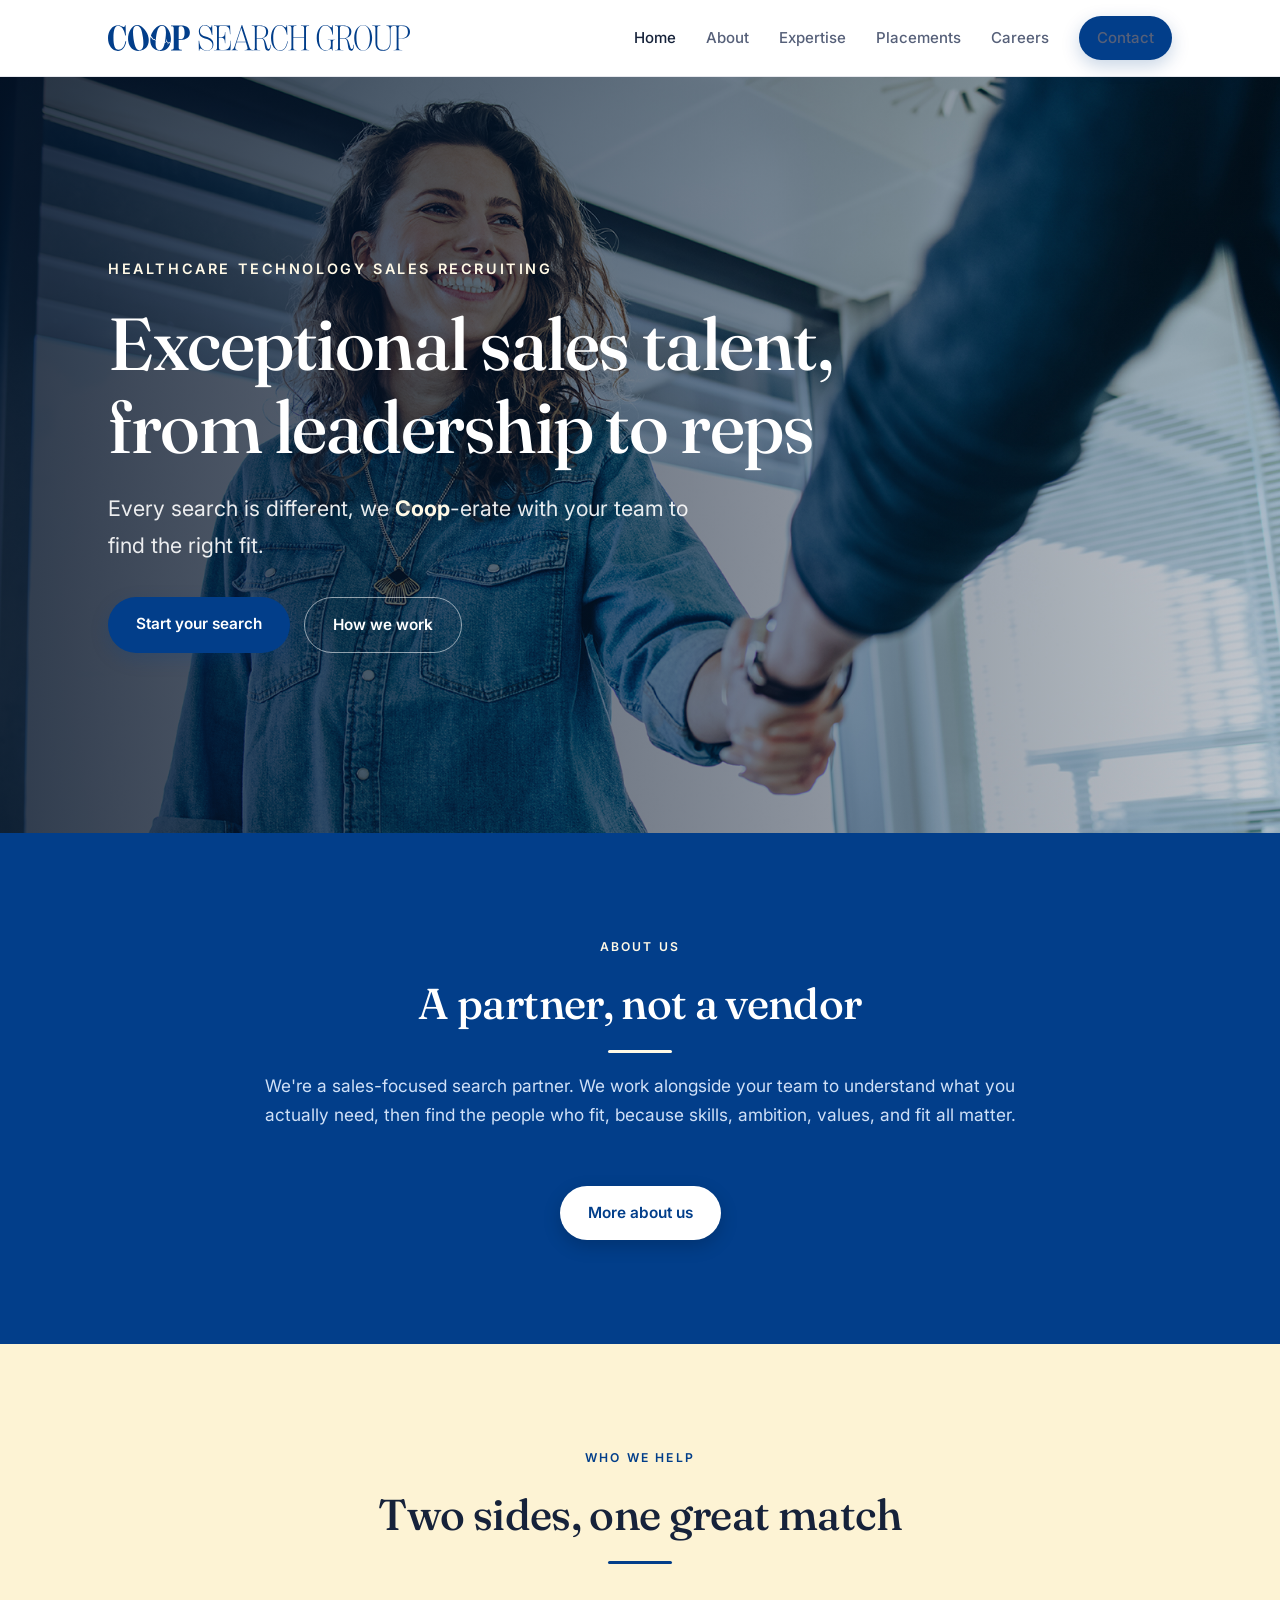
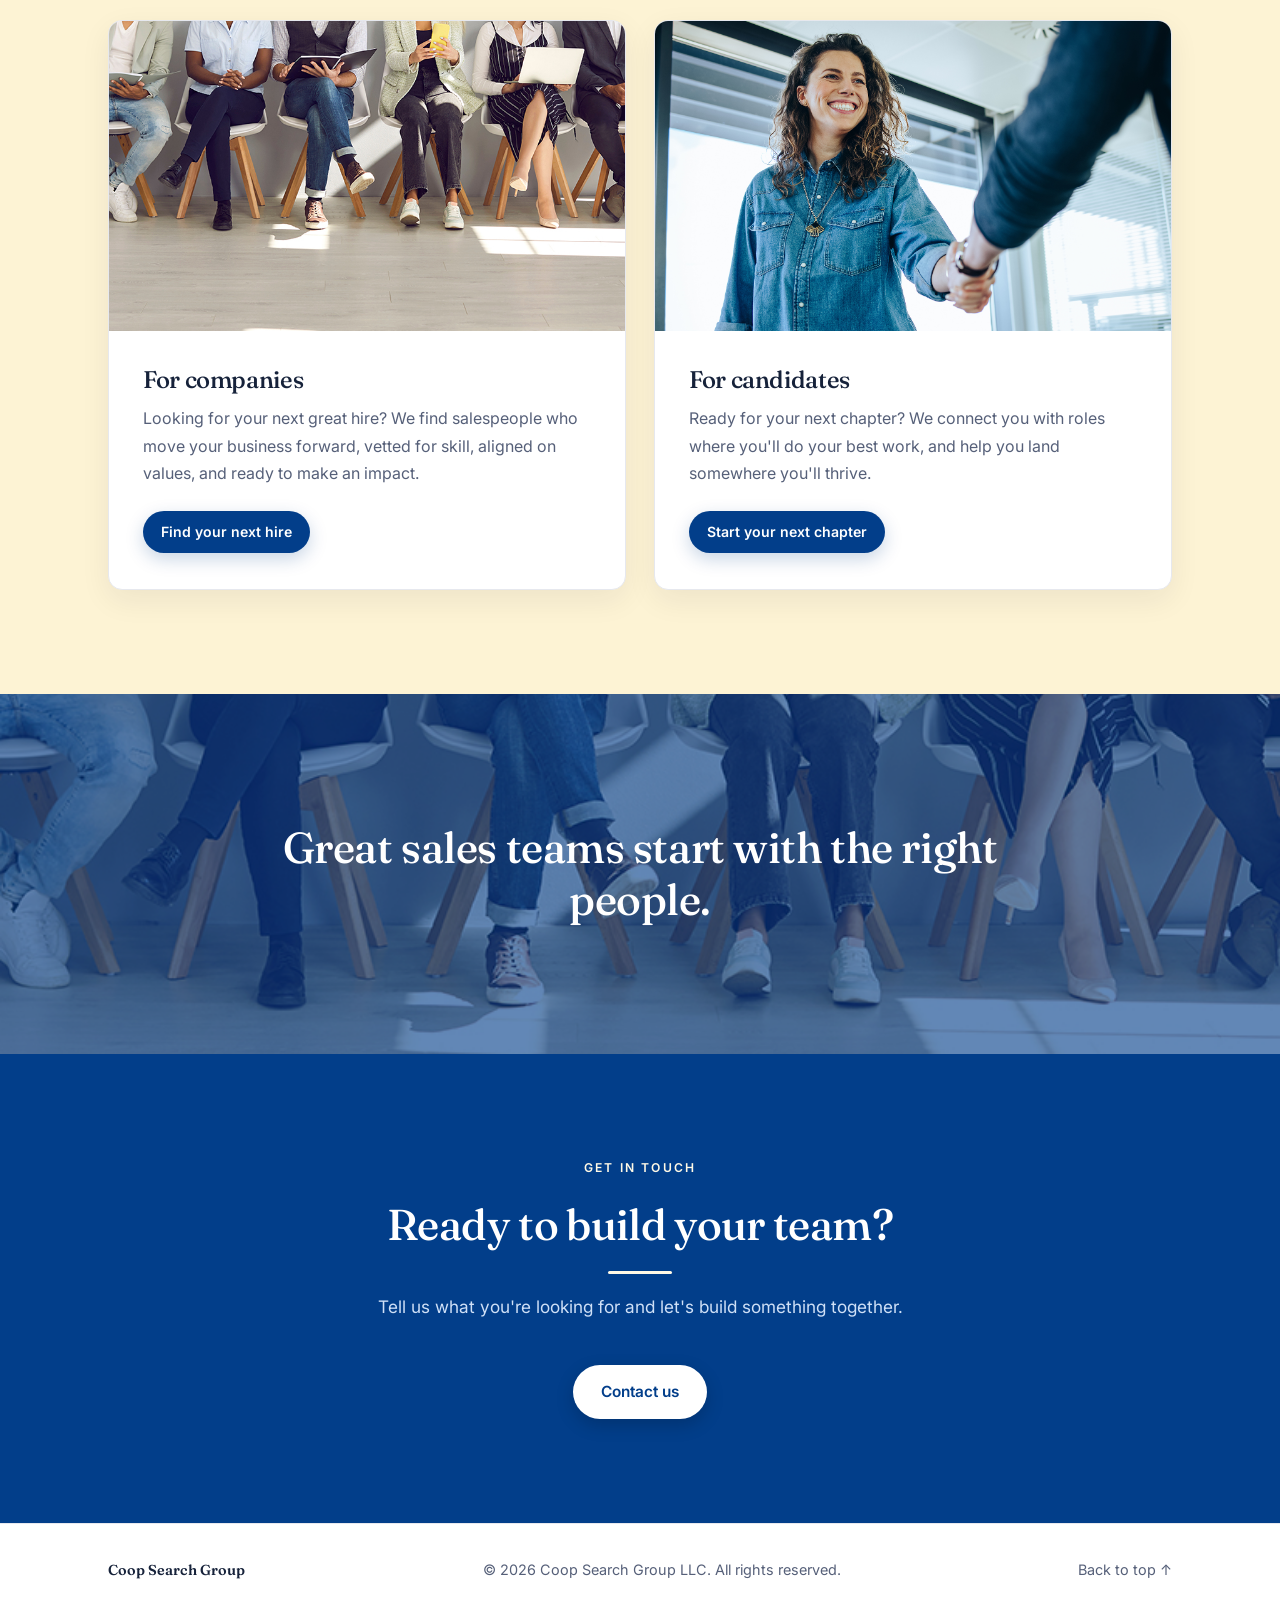
<file: index.html>
<!DOCTYPE html>
<html lang="en">
<head>
  <meta charset="UTF-8" />
  <meta name="viewport" content="width=device-width, initial-scale=1.0" />
  <title>Coop Search Group | Sales Recruiting</title>
  <meta name="description" content="Coop Search Group is a sales-focused search partner. We work with your team to find the right-fit salespeople, from reps to leadership." />
  <meta property="og:title" content="Coop Search Group | Sales Recruiting" />
  <meta property="og:description" content="Exceptional sales talent, from reps to leadership." />
  <meta property="og:type" content="website" />
  <link rel="preconnect" href="https://fonts.googleapis.com" />
  <link rel="preconnect" href="https://fonts.gstatic.com" crossorigin />
  <link href="https://fonts.googleapis.com/css2?family=Fraunces:opsz,wght@9..144,400;9..144,500;9..144,600;9..144,700&family=Inter:wght@400;500;600;700&display=swap" rel="stylesheet" />
  <link rel="stylesheet" href="styles.css" />
</head>
<body>
  <header class="site-header">
    <div class="container nav">
      <a href="/" class="brand">
        <img src="logo.svg" alt="Coop Search Group" class="brand-logo" />
      </a>
      <nav class="nav-links" id="navLinks">
        <a href="/" class="active">Home</a>
        <a href="/about">About</a>
        <a href="/expertise">Expertise</a>
        <a href="/placements">Placements</a>
        <a href="/careers">Careers</a>
        <a href="/contact" class="btn btn-small">Contact</a>
      </nav>
      <button class="nav-toggle" id="navToggle" aria-label="Toggle menu">☰</button>
    </div>
  </header>

  <main>
    <!-- HERO -->
    <section id="home" class="hero-photo">
      <img src="hero.jpg" alt="" class="hero-photo-img" />
      <div class="hero-scrim"></div>
      <div class="container">
        <div class="hero-inner">
          <p class="eyebrow">Healthcare Technology Sales Recruiting</p>
          <h1>Exceptional sales talent, from leadership to reps</h1>
          <p class="hero-photo-sub">Every search is different, we <span class="coop-accent">Coop</span>-erate with your team to find the right fit.</p>
          <div class="hero-actions">
            <a href="/contact" class="btn">Start your search</a>
            <a href="/about" class="btn btn-ghost">How we work</a>
          </div>
        </div>
      </div>
    </section>

    <!-- INTRO -->
    <section class="section section-cta">
      <div class="container">
        <div class="section-head">
          <p class="eyebrow">About us</p>
          <h2>A partner, not a vendor</h2>
          <p class="section-sub">We're a sales-focused search partner. We work alongside your team to understand what you actually need, then find the people who fit, because skills, ambition, values, and fit all matter.</p>
        </div>
        <div style="text-align:center;">
          <a href="/about" class="btn btn-contact">More about us</a>
        </div>
      </div>
    </section>

    <!-- WHO WE HELP -->
    <section id="who" class="section section-alt">
      <div class="container">
        <div class="section-head">
          <p class="eyebrow">Who we help</p>
          <h2>Two sides, one great match</h2>
        </div>
        <div class="split">
          <div class="split-card">
            <img src="for-companies.jpg" alt="Companies building their team" class="split-img" />
            <div class="split-body">
              <h3>For companies</h3>
              <p>Looking for your next great hire? We find salespeople who move your business forward, vetted for skill, aligned on values, and ready to make an impact.</p>
              <a href="/contact" class="btn btn-small">Find your next hire</a>
            </div>
          </div>
          <div class="split-card">
            <img src="for-candidates.jpg" alt="Candidates stepping into their next role" class="split-img" />
            <div class="split-body">
              <h3>For candidates</h3>
              <p>Ready for your next chapter? We connect you with roles where you'll do your best work, and help you land somewhere you'll thrive.</p>
              <a href="/careers" class="btn btn-small">Start your next chapter</a>
            </div>
          </div>
        </div>
      </div>
    </section>

    <!-- PHOTO BAND -->
    <section class="photo-band">
      <img src="for-companies.jpg" alt="" />
      <div class="band-overlay">
        <p class="band-text">Great sales teams start with the right people.</p>
      </div>
    </section>

    <!-- CTA -->
    <section class="section section-cta">
      <div class="container contact-inner">
        <div class="section-head">
          <p class="eyebrow">Get in touch</p>
          <h2>Ready to build your team?</h2>
          <p class="section-sub">Tell us what you're looking for and let's build something together.</p>
        </div>
        <div class="contact-actions">
          <a class="btn btn-contact" href="/contact">Contact us</a>
        </div>
      </div>
    </section>
  </main>

  <footer class="site-footer">
    <div class="container footer-inner">
      <span class="footer-brand">Coop Search Group</span>
      <span>© <span id="year"></span> Coop Search Group LLC. All rights reserved.</span>
      <a href="/">Back to top ↑</a>
    </div>
  </footer>

  <script>
    document.getElementById('year').textContent = new Date().getFullYear();
    const toggle = document.getElementById('navToggle');
    const links = document.getElementById('navLinks');
    toggle.addEventListener('click', () => links.classList.toggle('open'));
    links.addEventListener('click', e => { if (e.target.tagName === 'A') links.classList.remove('open'); });
  </script>
</body>
</html>
</file>
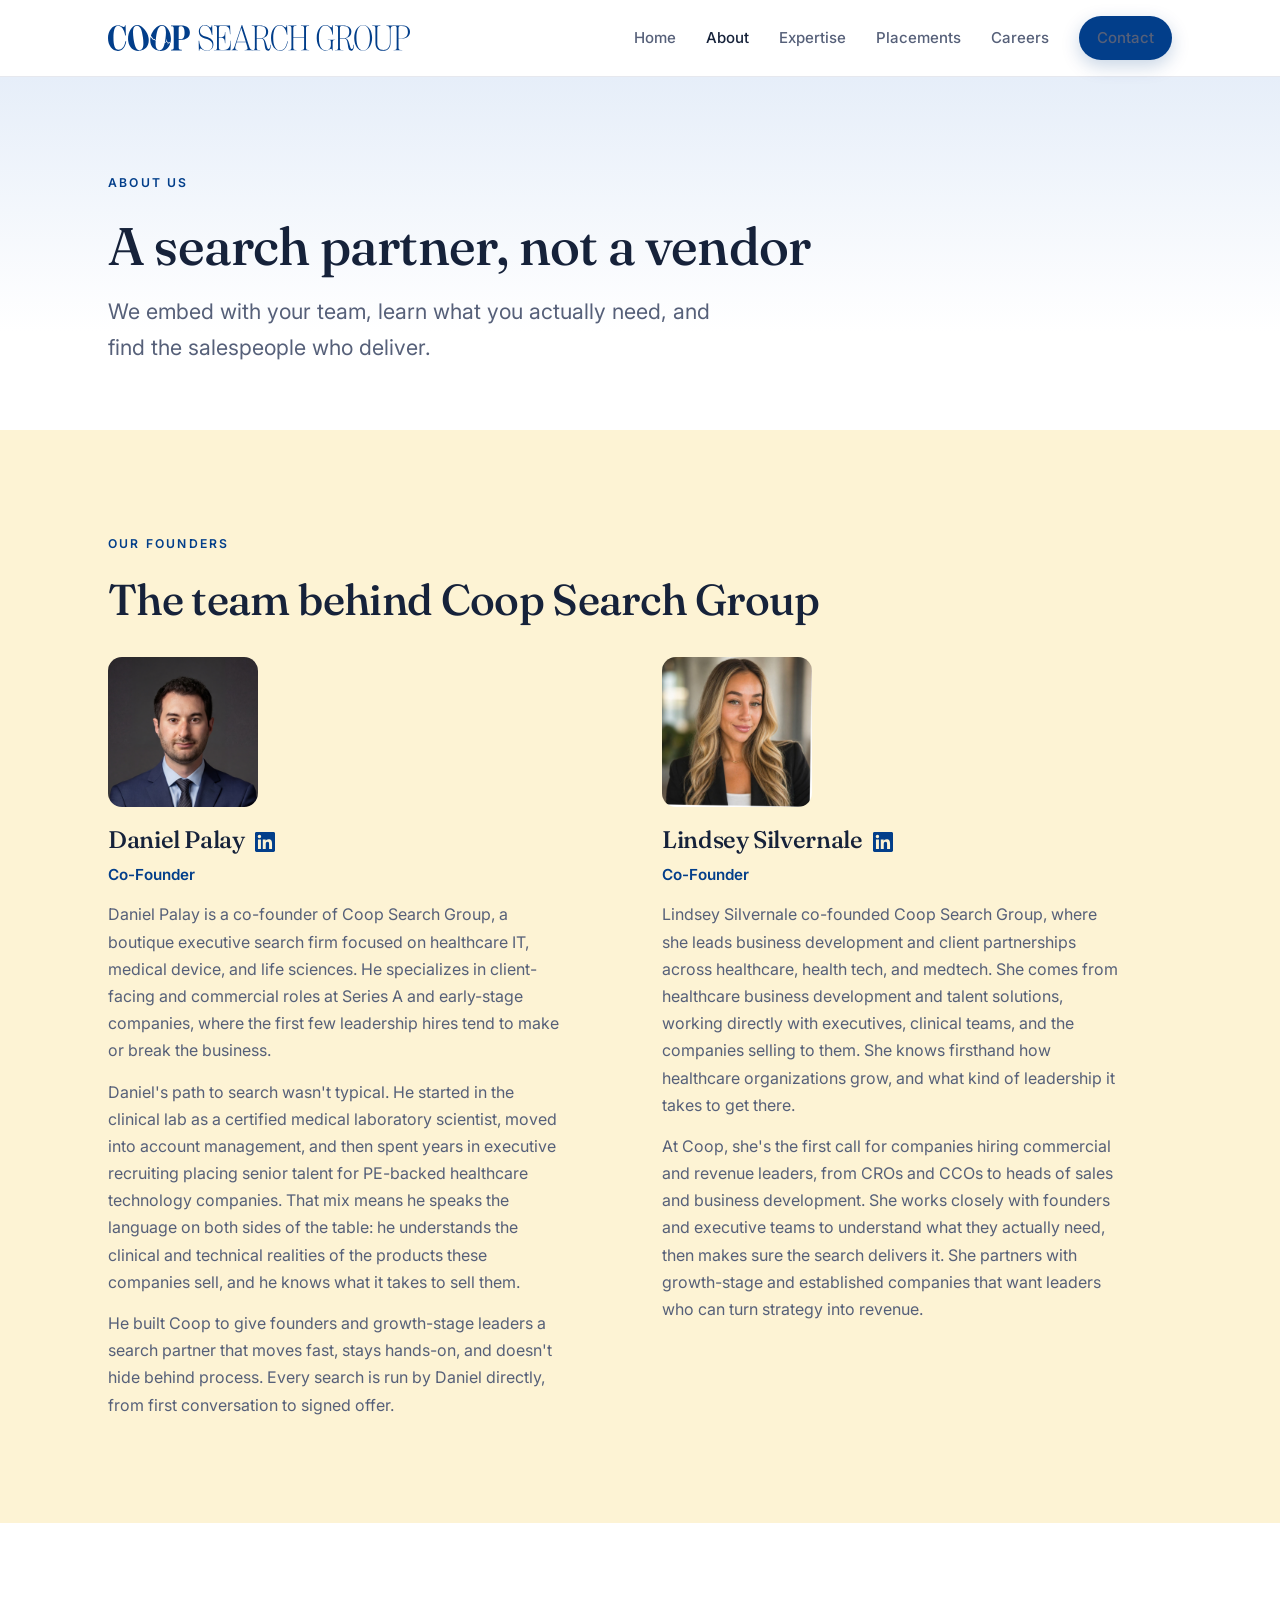
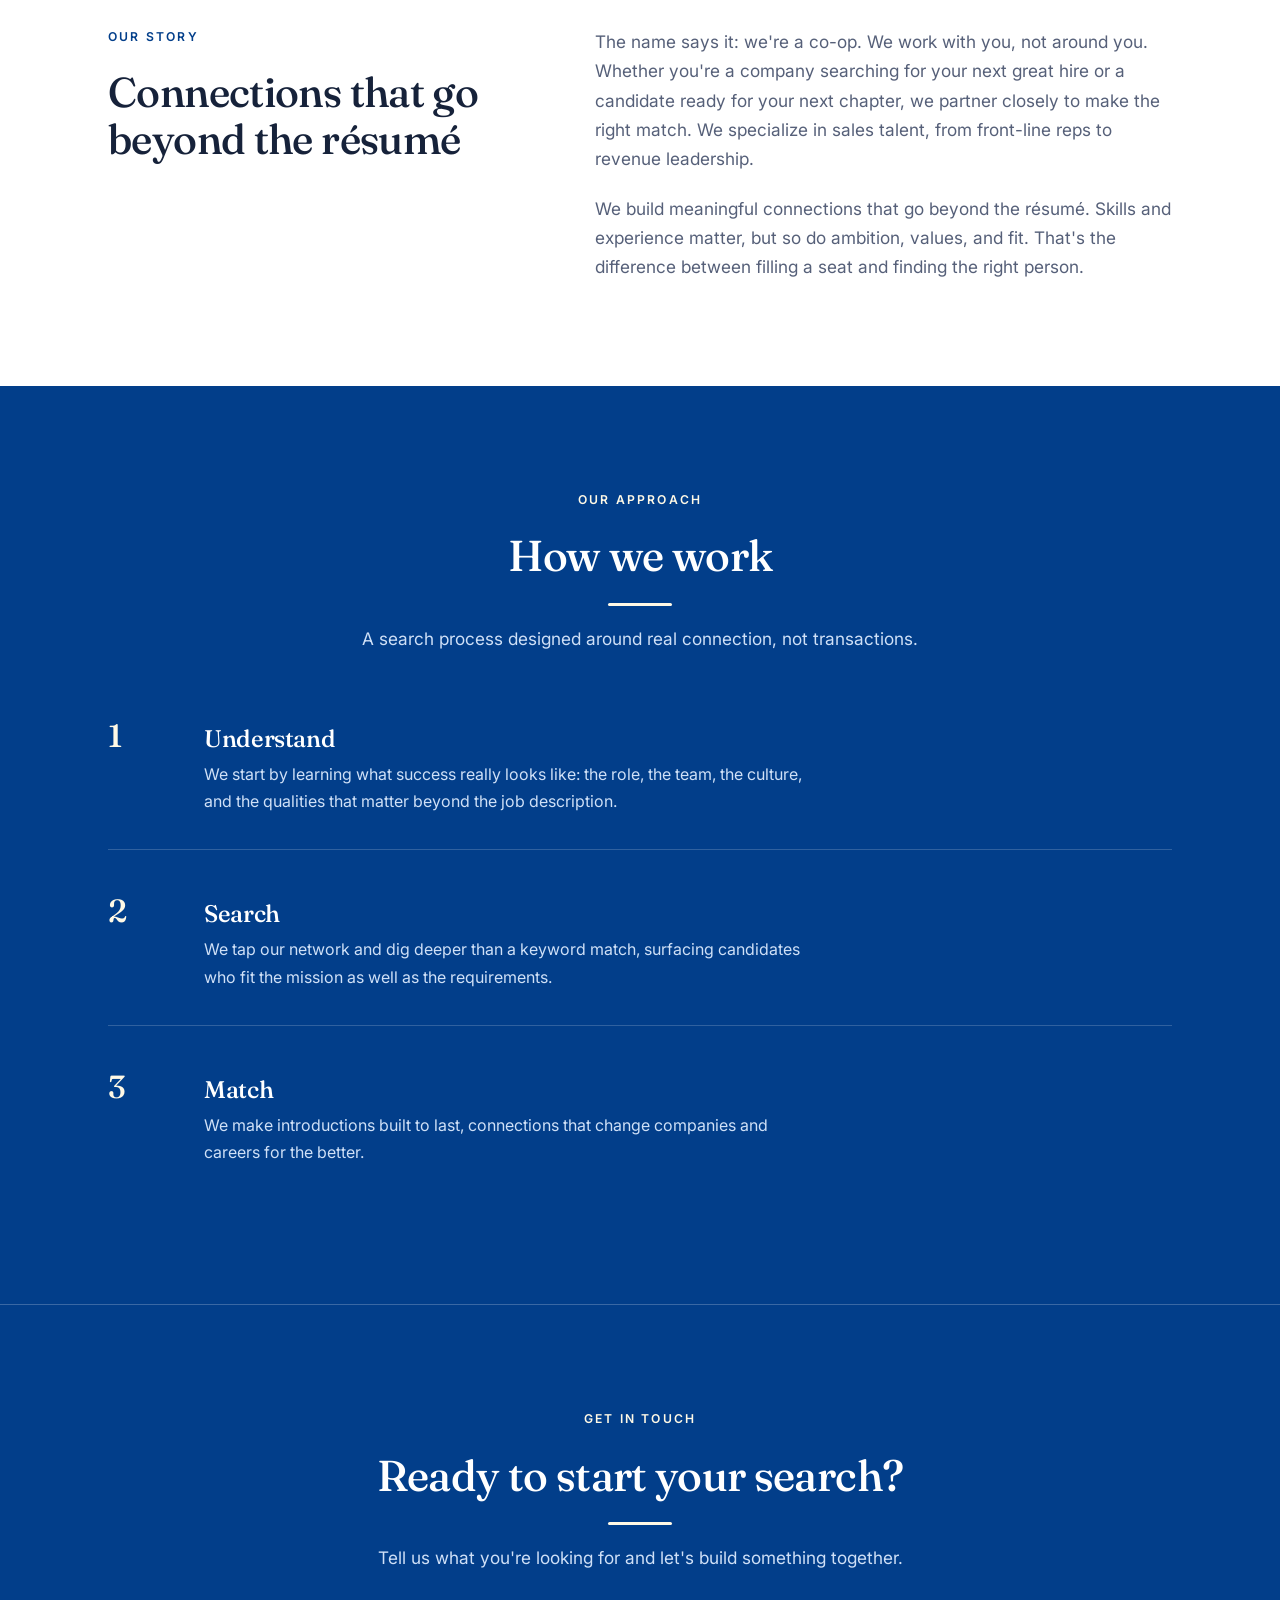
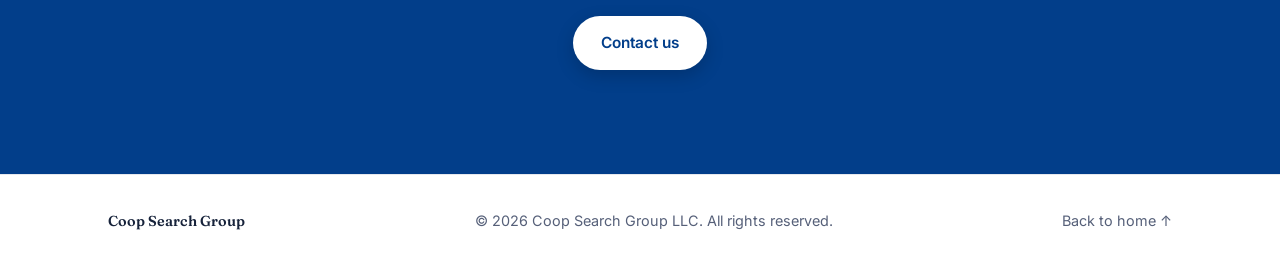
<file: about.html>
<!DOCTYPE html>
<html lang="en">
<head>
  <meta charset="UTF-8" />
  <meta name="viewport" content="width=device-width, initial-scale=1.0" />
  <title>About | Coop Search Group</title>
  <meta name="description" content="About Coop Search Group — a sales-focused search partner that works with your team to find the right fit." />
  <link rel="preconnect" href="https://fonts.googleapis.com" />
  <link rel="preconnect" href="https://fonts.gstatic.com" crossorigin />
  <link href="https://fonts.googleapis.com/css2?family=Fraunces:opsz,wght@9..144,400;9..144,500;9..144,600;9..144,700&family=Inter:wght@400;500;600;700&display=swap" rel="stylesheet" />
  <link rel="stylesheet" href="styles.css" />
</head>
<body>
  <header class="site-header">
    <div class="container nav">
      <a href="/" class="brand">
        <img src="logo.svg" alt="Coop Search Group" class="brand-logo" />
      </a>
      <nav class="nav-links" id="navLinks">
        <a href="/">Home</a>
        <a href="/about" class="active">About</a>
        <a href="/expertise">Expertise</a>
        <a href="/placements">Placements</a>
        <a href="/careers">Careers</a>
        <a href="/contact" class="btn btn-small">Contact</a>
      </nav>
      <button class="nav-toggle" id="navToggle" aria-label="Toggle menu">☰</button>
    </div>
  </header>

  <main>
    <section class="page-hero">
      <div class="container">
        <p class="eyebrow">About us</p>
        <h1>A search partner, not a vendor</h1>
        <p class="lead">We embed with your team, learn what you actually need, and find the salespeople who deliver.</p>
      </div>
    </section>

    <section id="founders" class="section section-alt">
      <div class="container">
        <div class="section-head">
          <p class="eyebrow">Our founders</p>
          <h2>The team behind Coop Search Group</h2>
        </div>
        <div class="founders">
          <article class="founder">
            <img src="daniel-founder.jpeg" alt="Daniel Palay" class="founder-photo" />
            <div class="founder-name">
              <h3>Daniel Palay</h3>
              <a href="https://www.linkedin.com/in/daniel-palay/" target="_blank" rel="noopener" class="founder-linkedin" aria-label="Daniel Palay on LinkedIn">
                <svg viewBox="0 0 24 24" fill="currentColor" aria-hidden="true"><path d="M20.45 20.45h-3.56v-5.57c0-1.33-.02-3.04-1.85-3.04-1.85 0-2.13 1.45-2.13 2.94v5.67H9.35V9h3.42v1.56h.05c.48-.9 1.64-1.85 3.37-1.85 3.6 0 4.27 2.37 4.27 5.46v6.28zM5.34 7.43a2.06 2.06 0 1 1 0-4.13 2.06 2.06 0 0 1 0 4.13zM7.12 20.45H3.56V9h3.56v11.45zM22.22 0H1.77C.79 0 0 .77 0 1.72v20.56C0 23.23.79 24 1.77 24h20.45c.98 0 1.78-.77 1.78-1.72V1.72C24 .77 23.2 0 22.22 0z"/></svg>
              </a>
            </div>
            <p class="founder-role">Co-Founder</p>
            <p>Daniel Palay is a co-founder of Coop Search Group, a boutique executive search firm focused on healthcare IT, medical device, and life sciences. He specializes in client-facing and commercial roles at Series A and early-stage companies, where the first few leadership hires tend to make or break the business.</p>
            <p>Daniel's path to search wasn't typical. He started in the clinical lab as a certified medical laboratory scientist, moved into account management, and then spent years in executive recruiting placing senior talent for PE-backed healthcare technology companies. That mix means he speaks the language on both sides of the table: he understands the clinical and technical realities of the products these companies sell, and he knows what it takes to sell them.</p>
            <p>He built Coop to give founders and growth-stage leaders a search partner that moves fast, stays hands-on, and doesn't hide behind process. Every search is run by Daniel directly, from first conversation to signed offer.</p>
          </article>
          <article class="founder">
            <img src="founder-lindsey.jpeg" alt="Lindsey Silvernale" class="founder-photo" />
            <div class="founder-name">
              <h3>Lindsey Silvernale</h3>
              <a href="https://www.linkedin.com/in/lindsey-silvernale-35462b244/" target="_blank" rel="noopener" class="founder-linkedin" aria-label="Lindsey Silvernale on LinkedIn">
                <svg viewBox="0 0 24 24" fill="currentColor" aria-hidden="true"><path d="M20.45 20.45h-3.56v-5.57c0-1.33-.02-3.04-1.85-3.04-1.85 0-2.13 1.45-2.13 2.94v5.67H9.35V9h3.42v1.56h.05c.48-.9 1.64-1.85 3.37-1.85 3.6 0 4.27 2.37 4.27 5.46v6.28zM5.34 7.43a2.06 2.06 0 1 1 0-4.13 2.06 2.06 0 0 1 0 4.13zM7.12 20.45H3.56V9h3.56v11.45zM22.22 0H1.77C.79 0 0 .77 0 1.72v20.56C0 23.23.79 24 1.77 24h20.45c.98 0 1.78-.77 1.78-1.72V1.72C24 .77 23.2 0 22.22 0z"/></svg>
              </a>
            </div>
            <p class="founder-role">Co-Founder</p>
            <p>Lindsey Silvernale co-founded Coop Search Group, where she leads business development and client partnerships across healthcare, health tech, and medtech. She comes from healthcare business development and talent solutions, working directly with executives, clinical teams, and the companies selling to them. She knows firsthand how healthcare organizations grow, and what kind of leadership it takes to get there.</p>
            <p>At Coop, she's the first call for companies hiring commercial and revenue leaders, from CROs and CCOs to heads of sales and business development. She works closely with founders and executive teams to understand what they actually need, then makes sure the search delivers it. She partners with growth-stage and established companies that want leaders who can turn strategy into revenue.</p>
          </article>
        </div>
      </div>
    </section>

    <section class="section">
      <div class="container grid-2">
        <div class="grid-2-head">
          <p class="eyebrow">Our story</p>
          <h2>Connections that go beyond the résumé</h2>
        </div>
        <div class="grid-2-body">
          <p>The name says it: we're a co-op. We work with you, not around you. Whether you're a company searching for your next great hire or a candidate ready for your next chapter, we partner closely to make the right match. We specialize in sales talent, from front-line reps to revenue leadership.</p>
          <p>We build meaningful connections that go beyond the résumé. Skills and experience matter, but so do ambition, values, and fit. That's the difference between filling a seat and finding the right person.</p>
        </div>
      </div>
    </section>

    <section id="approach" class="section section-dark">
      <div class="container">
        <div class="section-head">
          <p class="eyebrow">Our approach</p>
          <h2>How we work</h2>
          <p class="section-sub">A search process designed around real connection, not transactions.</p>
        </div>
        <ol class="steps">
          <li class="step">
            <span class="step-num">1</span>
            <div>
              <h3>Understand</h3>
              <p>We start by learning what success really looks like: the role, the team, the culture, and the qualities that matter beyond the job description.</p>
            </div>
          </li>
          <li class="step">
            <span class="step-num">2</span>
            <div>
              <h3>Search</h3>
              <p>We tap our network and dig deeper than a keyword match, surfacing candidates who fit the mission as well as the requirements.</p>
            </div>
          </li>
          <li class="step">
            <span class="step-num">3</span>
            <div>
              <h3>Match</h3>
              <p>We make introductions built to last, connections that change companies and careers for the better.</p>
            </div>
          </li>
        </ol>
      </div>
    </section>

    <section class="section section-cta">
      <div class="container contact-inner">
        <div class="section-head">
          <p class="eyebrow">Get in touch</p>
          <h2>Ready to start your search?</h2>
          <p class="section-sub">Tell us what you're looking for and let's build something together.</p>
        </div>
        <div class="contact-actions">
          <a class="btn btn-contact" href="/contact">Contact us</a>
        </div>
      </div>
    </section>
  </main>

  <footer class="site-footer">
    <div class="container footer-inner">
      <span class="footer-brand">Coop Search Group</span>
      <span>© <span id="year"></span> Coop Search Group LLC. All rights reserved.</span>
      <a href="/">Back to home ↑</a>
    </div>
  </footer>

  <script>
    document.getElementById('year').textContent = new Date().getFullYear();
    const toggle = document.getElementById('navToggle');
    const links = document.getElementById('navLinks');
    toggle.addEventListener('click', () => links.classList.toggle('open'));
    links.addEventListener('click', e => { if (e.target.tagName === 'A') links.classList.remove('open'); });
  </script>
</body>
</html>
</file>
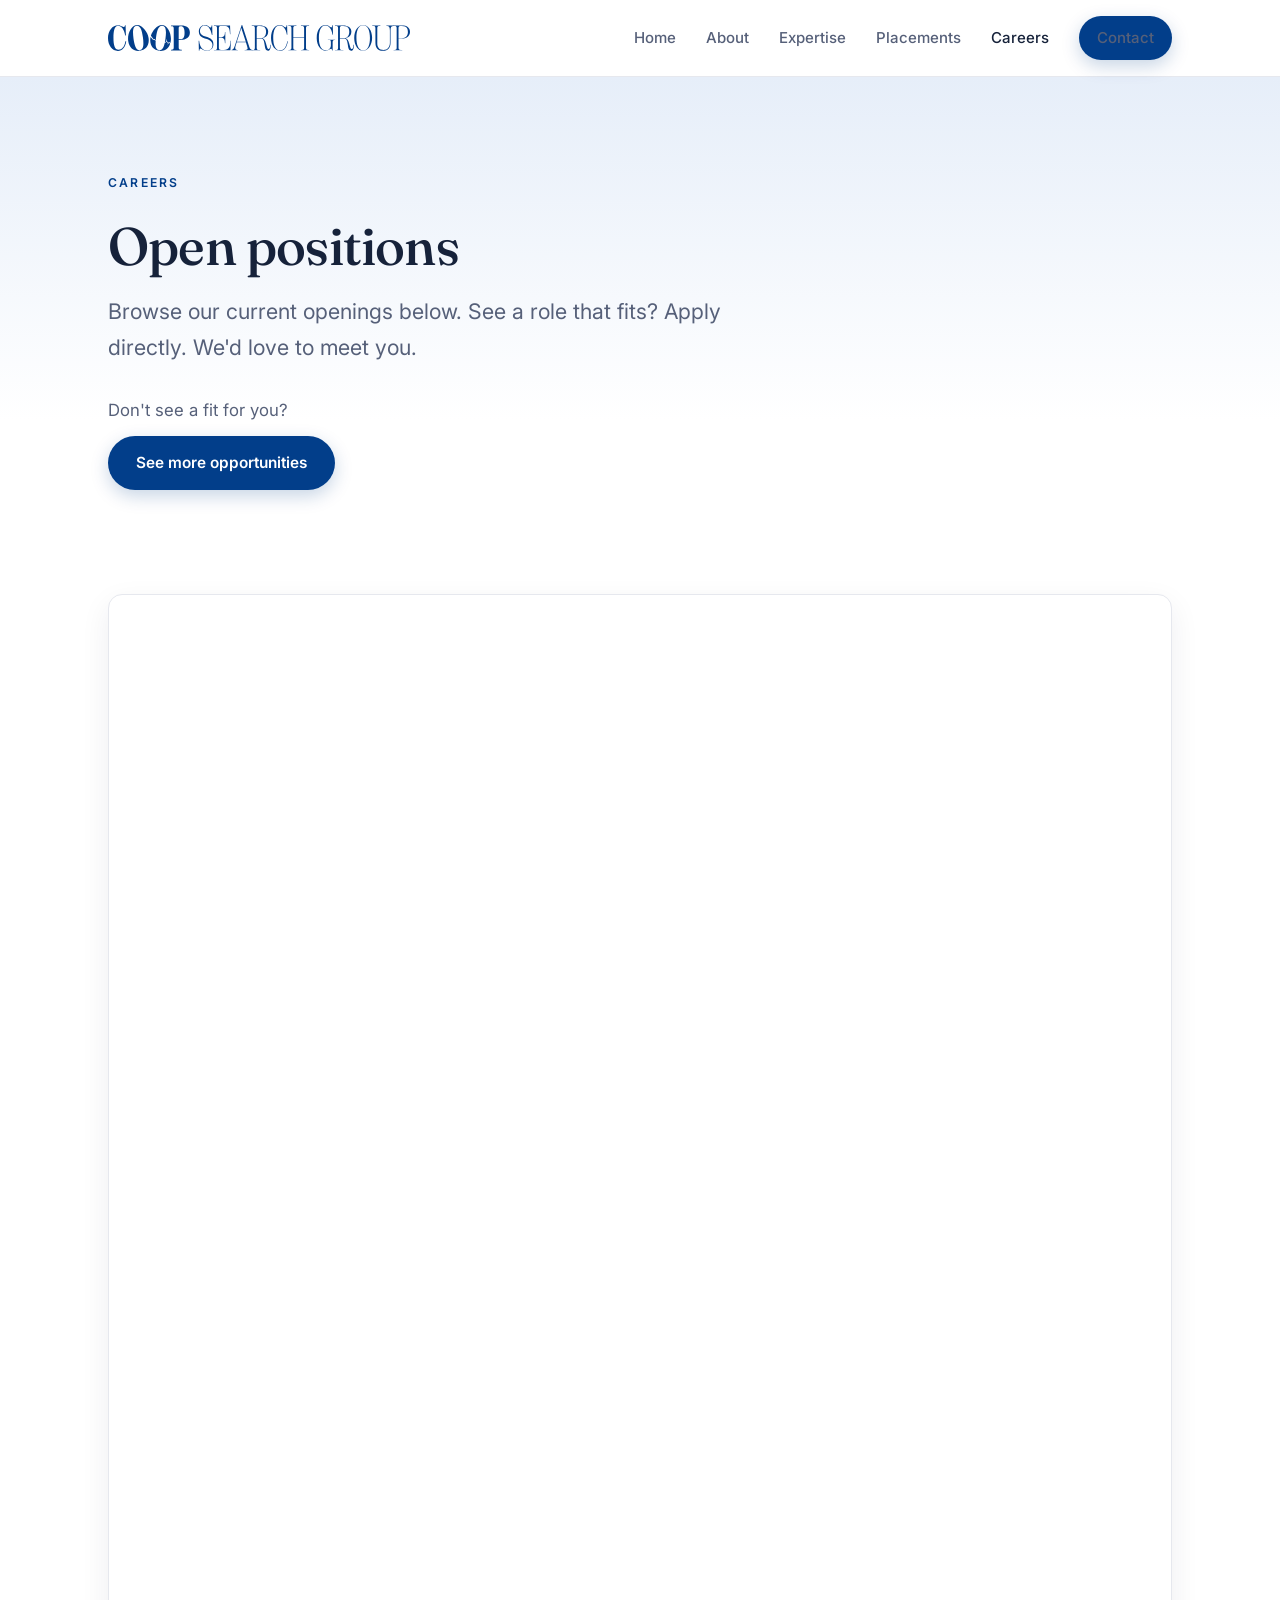
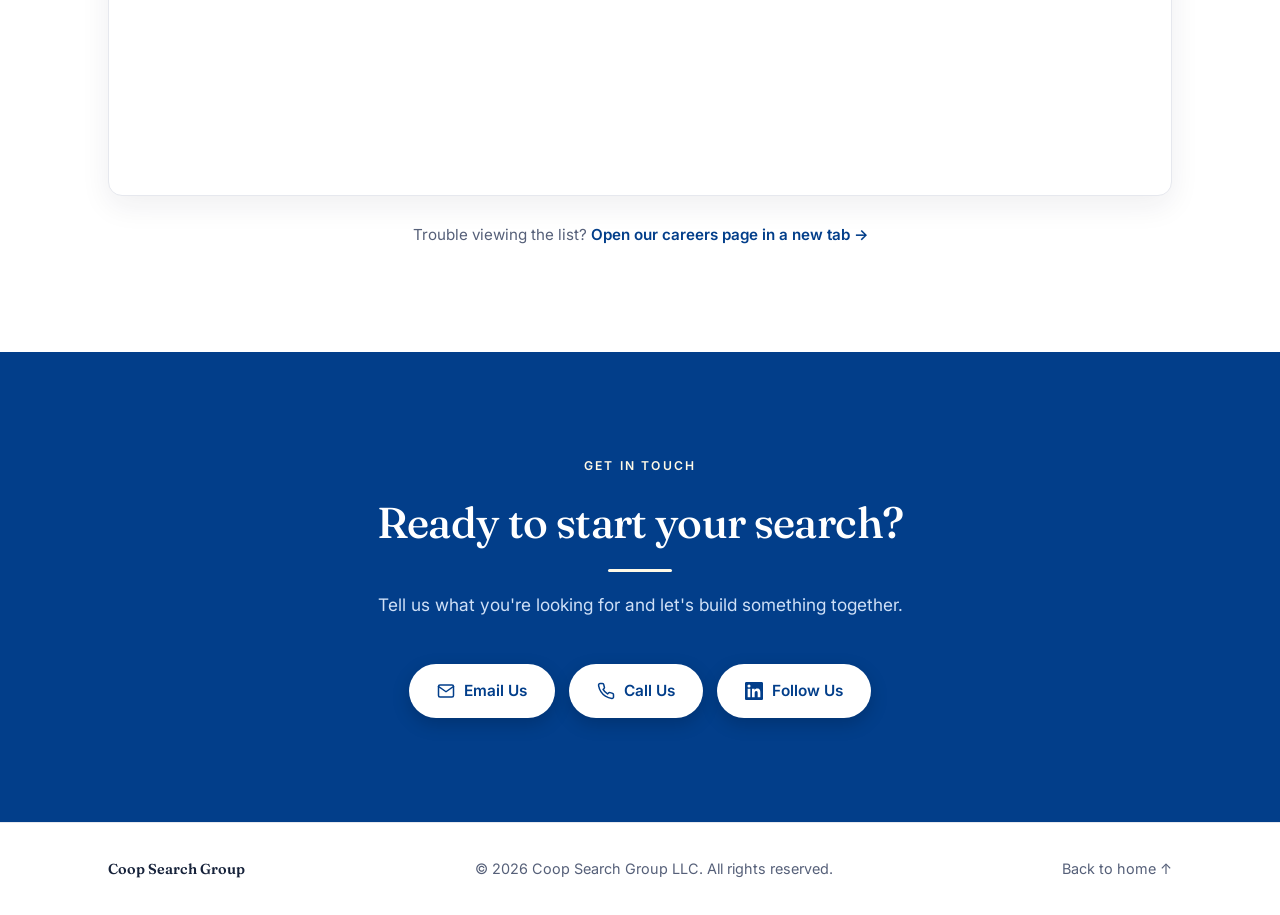
<file: careers.html>
<!DOCTYPE html>
<html lang="en">
<head>
  <meta charset="UTF-8" />
  <meta name="viewport" content="width=device-width, initial-scale=1.0" />
  <title>Careers | Coop Search Group</title>
  <meta name="description" content="Explore open roles with Coop Search Group. Find your next opportunity." />
  <link rel="preconnect" href="https://fonts.googleapis.com" />
  <link rel="preconnect" href="https://fonts.gstatic.com" crossorigin />
  <link href="https://fonts.googleapis.com/css2?family=Fraunces:opsz,wght@9..144,500;9..144,600;9..144,700&family=Inter:wght@400;500;600;700&display=swap" rel="stylesheet" />
  <link rel="stylesheet" href="styles.css" />
</head>
<body>
  <header class="site-header">
    <div class="container nav">
      <a href="/" class="brand">
        <img src="logo.svg" alt="Coop Search Group" class="brand-logo" />
      </a>
      <nav class="nav-links" id="navLinks">
        <a href="/">Home</a>
        <a href="/about">About</a>
        <a href="/expertise">Expertise</a>
        <a href="/placements">Placements</a>
        <a href="/careers" class="active">Careers</a>
        <a href="/contact" class="btn btn-small">Contact</a>
      </nav>
      <button class="nav-toggle" id="navToggle" aria-label="Toggle menu">☰</button>
    </div>
  </header>

  <main>
    <section class="page-hero">
      <div class="container">
        <p class="eyebrow">Careers</p>
        <h1>Open positions</h1>
        <p class="lead">Browse our current openings below. See a role that fits? Apply directly. We'd love to meet you.</p>
        <p class="callout-lead">Don't see a fit for you?</p>
        <a href="#contact" class="btn">See more opportunities</a>
      </div>
    </section>

    <section class="section jobs-section">
      <div class="container">
        <div class="jobs-embed">
          <iframe
            src="https://coop-search-group.app.loxo.co/coop-search-group?disable_addthis=true"
            title="Coop Search Group open positions"
            loading="lazy"
            frameborder="0"></iframe>
        </div>
        <p class="jobs-fallback">
          Trouble viewing the list?
          <a href="https://coop-search-group.app.loxo.co/coop-search-group" target="_blank" rel="noopener">Open our careers page in a new tab →</a>
        </p>
      </div>
    </section>

    <!-- CONTACT -->
    <section id="contact" class="section section-cta">
      <div class="container contact-inner">
        <div class="section-head">
          <p class="eyebrow">Get in touch</p>
          <h2>Ready to start your search?</h2>
          <p class="section-sub">Tell us what you're looking for and let's build something together.</p>
        </div>
        <div class="contact-actions">
          <a class="btn btn-contact" href="mailto:daniel@coopsearchgroup.com">
            <svg class="btn-icon" viewBox="0 0 24 24" fill="none" stroke="currentColor" stroke-width="2" stroke-linecap="round" stroke-linejoin="round" aria-hidden="true"><rect x="2" y="4" width="20" height="16" rx="2"/><path d="m2 6 10 7 10-7"/></svg>
            Email Us
          </a>
          <a class="btn btn-contact" href="tel:+12164014054">
            <svg class="btn-icon" viewBox="0 0 24 24" fill="none" stroke="currentColor" stroke-width="2" stroke-linecap="round" stroke-linejoin="round" aria-hidden="true"><path d="M22 16.92v3a2 2 0 0 1-2.18 2 19.79 19.79 0 0 1-8.63-3.07 19.5 19.5 0 0 1-6-6 19.79 19.79 0 0 1-3.07-8.67A2 2 0 0 1 4.11 2h3a2 2 0 0 1 2 1.72c.13.96.36 1.9.7 2.81a2 2 0 0 1-.45 2.11L8.09 9.91a16 16 0 0 0 6 6l1.27-1.27a2 2 0 0 1 2.11-.45c.9.34 1.85.57 2.81.7A2 2 0 0 1 22 16.92z"/></svg>
            Call Us
          </a>
          <a class="btn btn-contact" href="https://www.linkedin.com/company/coop-search-group/" target="_blank" rel="noopener">
            <svg class="btn-icon" viewBox="0 0 24 24" fill="currentColor" aria-hidden="true"><path d="M20.45 20.45h-3.56v-5.57c0-1.33-.02-3.04-1.85-3.04-1.85 0-2.13 1.45-2.13 2.94v5.67H9.35V9h3.42v1.56h.05c.48-.9 1.64-1.85 3.37-1.85 3.6 0 4.27 2.37 4.27 5.46v6.28zM5.34 7.43a2.06 2.06 0 1 1 0-4.13 2.06 2.06 0 0 1 0 4.13zM7.12 20.45H3.56V9h3.56v11.45zM22.22 0H1.77C.79 0 0 .77 0 1.72v20.56C0 23.23.79 24 1.77 24h20.45c.98 0 1.78-.77 1.78-1.72V1.72C24 .77 23.2 0 22.22 0z"/></svg>
            Follow Us
          </a>
        </div>
      </div>
    </section>
  </main>

  <footer class="site-footer">
    <div class="container footer-inner">
      <span class="footer-brand">Coop Search Group</span>
      <span>© <span id="year"></span> Coop Search Group LLC. All rights reserved.</span>
      <a href="/">Back to home ↑</a>
    </div>
  </footer>

  <script>
    document.getElementById('year').textContent = new Date().getFullYear();
    const toggle = document.getElementById('navToggle');
    const links = document.getElementById('navLinks');
    toggle.addEventListener('click', () => links.classList.toggle('open'));
    links.addEventListener('click', e => { if (e.target.tagName === 'A') links.classList.remove('open'); });
  </script>

</body>
</html>
</file>
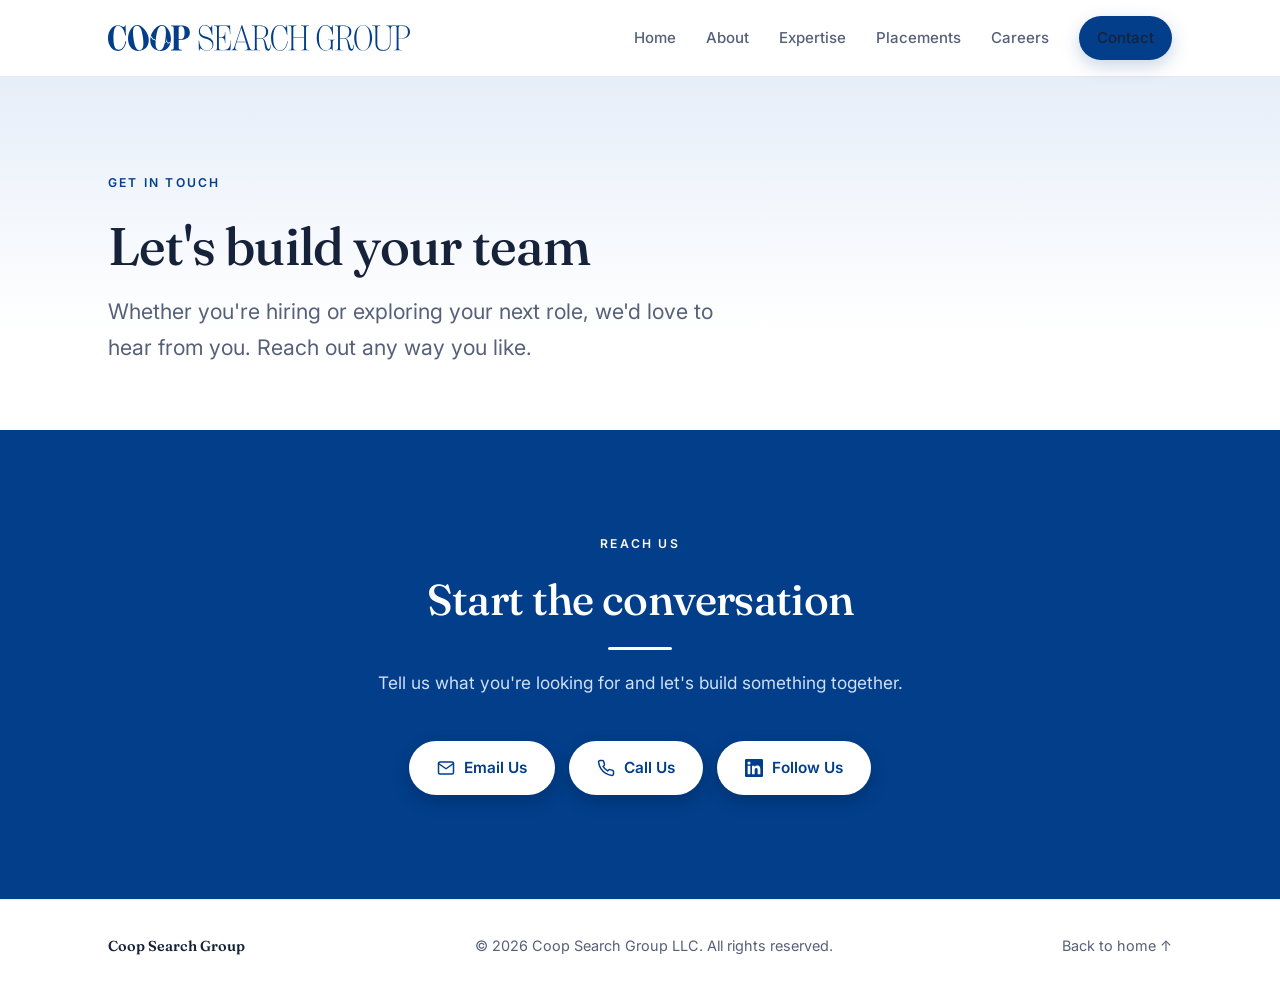
<file: contact.html>
<!DOCTYPE html>
<html lang="en">
<head>
  <meta charset="UTF-8" />
  <meta name="viewport" content="width=device-width, initial-scale=1.0" />
  <title>Contact | Coop Search Group</title>
  <meta name="description" content="Get in touch with Coop Search Group — email, call, or connect on LinkedIn." />
  <link rel="preconnect" href="https://fonts.googleapis.com" />
  <link rel="preconnect" href="https://fonts.gstatic.com" crossorigin />
  <link href="https://fonts.googleapis.com/css2?family=Fraunces:opsz,wght@9..144,400;9..144,500;9..144,600;9..144,700&family=Inter:wght@400;500;600;700&display=swap" rel="stylesheet" />
  <link rel="stylesheet" href="styles.css" />
</head>
<body>
  <header class="site-header">
    <div class="container nav">
      <a href="/" class="brand">
        <img src="logo.svg" alt="Coop Search Group" class="brand-logo" />
      </a>
      <nav class="nav-links" id="navLinks">
        <a href="/">Home</a>
        <a href="/about">About</a>
        <a href="/expertise">Expertise</a>
        <a href="/placements">Placements</a>
        <a href="/careers">Careers</a>
        <a href="/contact" class="btn btn-small active">Contact</a>
      </nav>
      <button class="nav-toggle" id="navToggle" aria-label="Toggle menu">☰</button>
    </div>
  </header>

  <main>
    <section class="page-hero">
      <div class="container">
        <p class="eyebrow">Get in touch</p>
        <h1>Let's build your team</h1>
        <p class="lead">Whether you're hiring or exploring your next role, we'd love to hear from you. Reach out any way you like.</p>
      </div>
    </section>

    <section id="contact" class="section section-cta">
      <div class="container contact-inner">
        <div class="section-head">
          <p class="eyebrow">Reach us</p>
          <h2>Start the conversation</h2>
          <p class="section-sub">Tell us what you're looking for and let's build something together.</p>
        </div>
        <div class="contact-actions">
          <a class="btn btn-contact" href="mailto:daniel@coopsearchgroup.com">
            <svg class="btn-icon" viewBox="0 0 24 24" fill="none" stroke="currentColor" stroke-width="2" stroke-linecap="round" stroke-linejoin="round" aria-hidden="true"><rect x="2" y="4" width="20" height="16" rx="2"/><path d="m2 6 10 7 10-7"/></svg>
            Email Us
          </a>
          <a class="btn btn-contact" href="tel:+12164014054">
            <svg class="btn-icon" viewBox="0 0 24 24" fill="none" stroke="currentColor" stroke-width="2" stroke-linecap="round" stroke-linejoin="round" aria-hidden="true"><path d="M22 16.92v3a2 2 0 0 1-2.18 2 19.79 19.79 0 0 1-8.63-3.07 19.5 19.5 0 0 1-6-6 19.79 19.79 0 0 1-3.07-8.67A2 2 0 0 1 4.11 2h3a2 2 0 0 1 2 1.72c.13.96.36 1.9.7 2.81a2 2 0 0 1-.45 2.11L8.09 9.91a16 16 0 0 0 6 6l1.27-1.27a2 2 0 0 1 2.11-.45c.9.34 1.85.57 2.81.7A2 2 0 0 1 22 16.92z"/></svg>
            Call Us
          </a>
          <a class="btn btn-contact" href="https://www.linkedin.com/company/coop-search-group/" target="_blank" rel="noopener">
            <svg class="btn-icon" viewBox="0 0 24 24" fill="currentColor" aria-hidden="true"><path d="M20.45 20.45h-3.56v-5.57c0-1.33-.02-3.04-1.85-3.04-1.85 0-2.13 1.45-2.13 2.94v5.67H9.35V9h3.42v1.56h.05c.48-.9 1.64-1.85 3.37-1.85 3.6 0 4.27 2.37 4.27 5.46v6.28zM5.34 7.43a2.06 2.06 0 1 1 0-4.13 2.06 2.06 0 0 1 0 4.13zM7.12 20.45H3.56V9h3.56v11.45zM22.22 0H1.77C.79 0 0 .77 0 1.72v20.56C0 23.23.79 24 1.77 24h20.45c.98 0 1.78-.77 1.78-1.72V1.72C24 .77 23.2 0 22.22 0z"/></svg>
            Follow Us
          </a>
        </div>
      </div>
    </section>
  </main>

  <footer class="site-footer">
    <div class="container footer-inner">
      <span class="footer-brand">Coop Search Group</span>
      <span>© <span id="year"></span> Coop Search Group LLC. All rights reserved.</span>
      <a href="/">Back to home ↑</a>
    </div>
  </footer>

  <script>
    document.getElementById('year').textContent = new Date().getFullYear();
    const toggle = document.getElementById('navToggle');
    const links = document.getElementById('navLinks');
    toggle.addEventListener('click', () => links.classList.toggle('open'));
    links.addEventListener('click', e => { if (e.target.tagName === 'A') links.classList.remove('open'); });
  </script>
</body>
</html>
</file>
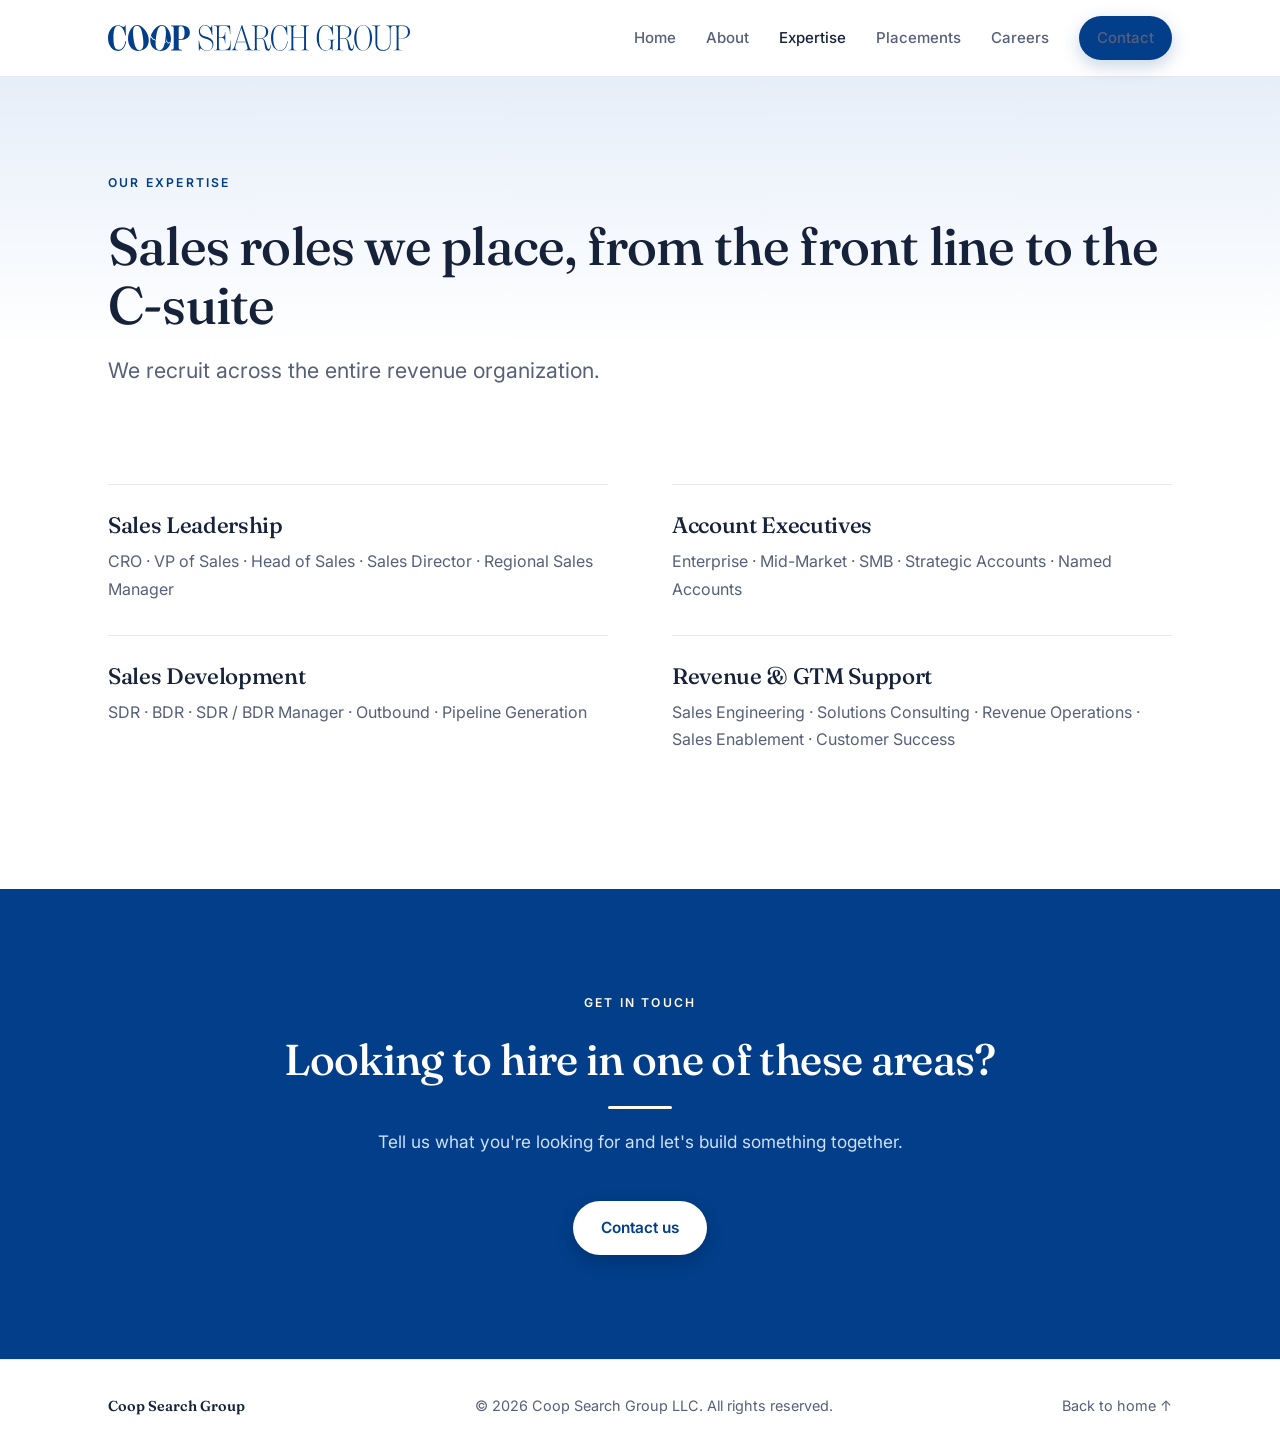
<file: expertise.html>
<!DOCTYPE html>
<html lang="en">
<head>
  <meta charset="UTF-8" />
  <meta name="viewport" content="width=device-width, initial-scale=1.0" />
  <title>Expertise | Coop Search Group</title>
  <meta name="description" content="The sales roles Coop Search Group places, from the front line to the C-suite." />
  <link rel="preconnect" href="https://fonts.googleapis.com" />
  <link rel="preconnect" href="https://fonts.gstatic.com" crossorigin />
  <link href="https://fonts.googleapis.com/css2?family=Fraunces:opsz,wght@9..144,400;9..144,500;9..144,600;9..144,700&family=Inter:wght@400;500;600;700&display=swap" rel="stylesheet" />
  <link rel="stylesheet" href="styles.css" />
</head>
<body>
  <header class="site-header">
    <div class="container nav">
      <a href="/" class="brand">
        <img src="logo.svg" alt="Coop Search Group" class="brand-logo" />
      </a>
      <nav class="nav-links" id="navLinks">
        <a href="/">Home</a>
        <a href="/about">About</a>
        <a href="/expertise" class="active">Expertise</a>
        <a href="/placements">Placements</a>
        <a href="/careers">Careers</a>
        <a href="/contact" class="btn btn-small">Contact</a>
      </nav>
      <button class="nav-toggle" id="navToggle" aria-label="Toggle menu">☰</button>
    </div>
  </header>

  <main>
    <section class="page-hero">
      <div class="container">
        <p class="eyebrow">Our expertise</p>
        <h1>Sales roles we place, from the front line to the C-suite</h1>
        <p class="lead">We recruit across the entire revenue organization.</p>
      </div>
    </section>

    <section id="expertise" class="section">
      <div class="container">
        <div class="expertise-grid">
          <div class="expertise-col">
            <h3>Sales Leadership</h3>
            <p>CRO · VP of Sales · Head of Sales · Sales Director · Regional Sales Manager</p>
          </div>
          <div class="expertise-col">
            <h3>Account Executives</h3>
            <p>Enterprise · Mid-Market · SMB · Strategic Accounts · Named Accounts</p>
          </div>
          <div class="expertise-col">
            <h3>Sales Development</h3>
            <p>SDR · BDR · SDR / BDR Manager · Outbound · Pipeline Generation</p>
          </div>
          <div class="expertise-col">
            <h3>Revenue &amp; GTM Support</h3>
            <p>Sales Engineering · Solutions Consulting · Revenue Operations · Sales Enablement · Customer Success</p>
          </div>
        </div>
      </div>
    </section>

    <section class="section section-cta">
      <div class="container contact-inner">
        <div class="section-head">
          <p class="eyebrow">Get in touch</p>
          <h2>Looking to hire in one of these areas?</h2>
          <p class="section-sub">Tell us what you're looking for and let's build something together.</p>
        </div>
        <div class="contact-actions">
          <a class="btn btn-contact" href="/contact">Contact us</a>
        </div>
      </div>
    </section>
  </main>

  <footer class="site-footer">
    <div class="container footer-inner">
      <span class="footer-brand">Coop Search Group</span>
      <span>© <span id="year"></span> Coop Search Group LLC. All rights reserved.</span>
      <a href="/">Back to home ↑</a>
    </div>
  </footer>

  <script>
    document.getElementById('year').textContent = new Date().getFullYear();
    const toggle = document.getElementById('navToggle');
    const links = document.getElementById('navLinks');
    toggle.addEventListener('click', () => links.classList.toggle('open'));
    links.addEventListener('click', e => { if (e.target.tagName === 'A') links.classList.remove('open'); });
  </script>
</body>
</html>
</file>
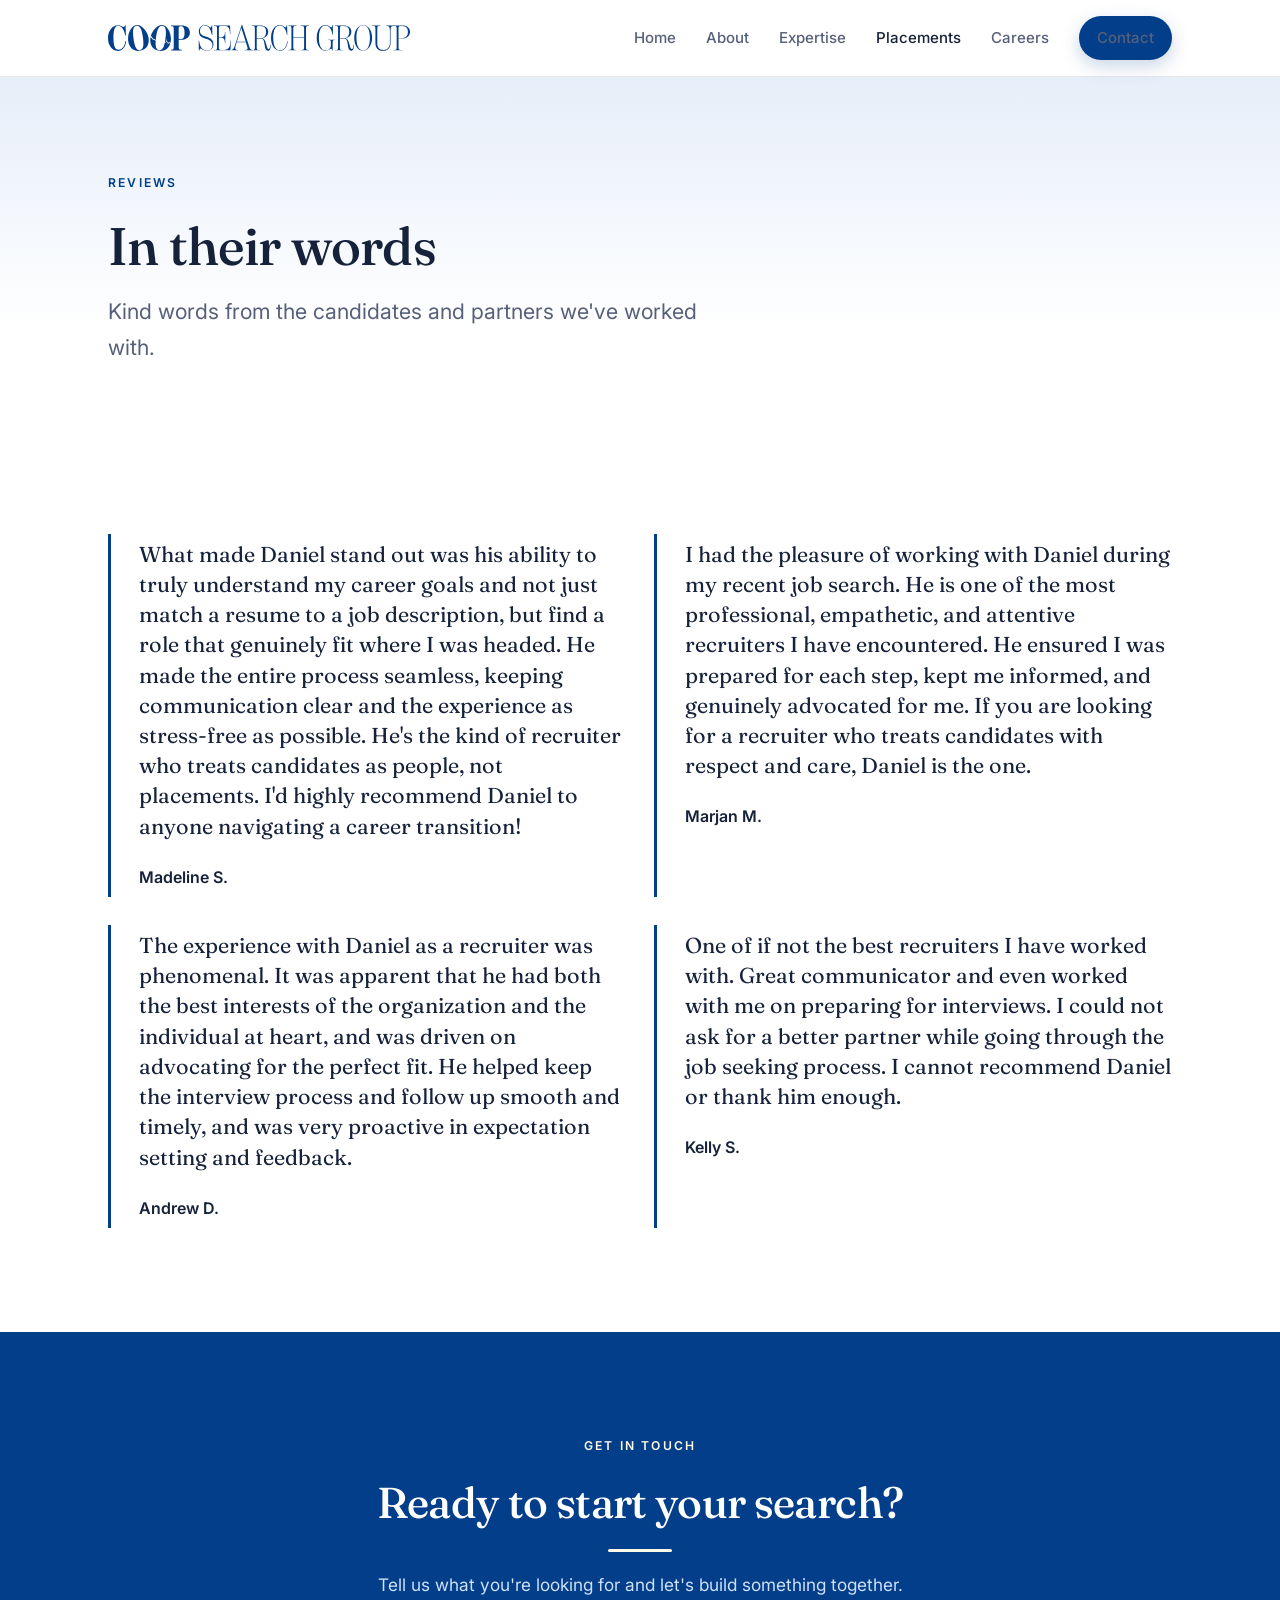
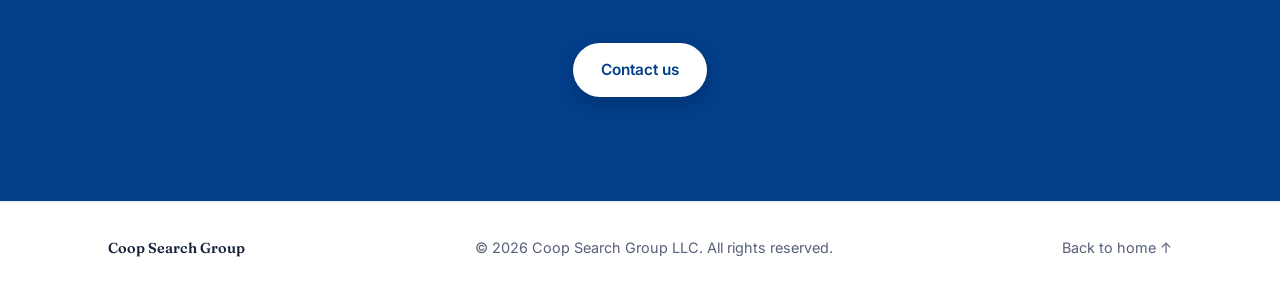
<file: placements.html>
<!DOCTYPE html>
<html lang="en">
<head>
  <meta charset="UTF-8" />
  <meta name="viewport" content="width=device-width, initial-scale=1.0" />
  <title>Recent Placements | Coop Search Group</title>
  <meta name="description" content="A sample of sales searches Coop Search Group has delivered, plus what partners say." />
  <link rel="preconnect" href="https://fonts.googleapis.com" />
  <link rel="preconnect" href="https://fonts.gstatic.com" crossorigin />
  <link href="https://fonts.googleapis.com/css2?family=Fraunces:opsz,wght@9..144,400;9..144,500;9..144,600;9..144,700&family=Inter:wght@400;500;600;700&display=swap" rel="stylesheet" />
  <link rel="stylesheet" href="styles.css" />
</head>
<body>
  <header class="site-header">
    <div class="container nav">
      <a href="/" class="brand">
        <img src="logo.svg" alt="Coop Search Group" class="brand-logo" />
      </a>
      <nav class="nav-links" id="navLinks">
        <a href="/">Home</a>
        <a href="/about">About</a>
        <a href="/expertise">Expertise</a>
        <a href="/placements" class="active">Placements</a>
        <a href="/careers">Careers</a>
        <a href="/contact" class="btn btn-small">Contact</a>
      </nav>
      <button class="nav-toggle" id="navToggle" aria-label="Toggle menu">☰</button>
    </div>
  </header>

  <main>
    <section class="page-hero">
      <div class="container">
        <p class="eyebrow">Reviews</p>
        <h1>In their words</h1>
        <p class="lead">Kind words from the candidates and partners we've worked with.</p>
      </div>
    </section>

    <!-- PLACEMENTS ON HOLD — restore this section once real searches are filled.
    <section id="placements" class="section">
      <div class="container">
        <div class="placements">
          <article class="placement">
            <h3>[Role Title, e.g. VP of Sales]</h3>
            <p>[One or two sentences on the company, the mandate, and the outcome.]</p>
          </article>
          <article class="placement">
            <h3>[Role Title]</h3>
            <p>[Short description of the search and result.]</p>
          </article>
          <article class="placement">
            <h3>[Role Title]</h3>
            <p>[Short description of the search and result.]</p>
          </article>
        </div>
      </div>
    </section>
    -->

    <section id="testimonials" class="section">
      <div class="container">
        <div class="quotes">
          <figure class="quote">
            <blockquote>What made Daniel stand out was his ability to truly understand my career goals and not just match a resume to a job description, but find a role that genuinely fit where I was headed. He made the entire process seamless, keeping communication clear and the experience as stress-free as possible. He's the kind of recruiter who treats candidates as people, not placements. I'd highly recommend Daniel to anyone navigating a career transition!</blockquote>
            <figcaption><strong>Madeline S.</strong></figcaption>
          </figure>
          <figure class="quote">
            <blockquote>I had the pleasure of working with Daniel during my recent job search. He is one of the most professional, empathetic, and attentive recruiters I have encountered. He ensured I was prepared for each step, kept me informed, and genuinely advocated for me. If you are looking for a recruiter who treats candidates with respect and care, Daniel is the one.</blockquote>
            <figcaption><strong>Marjan M.</strong></figcaption>
          </figure>
          <figure class="quote">
            <blockquote>The experience with Daniel as a recruiter was phenomenal. It was apparent that he had both the best interests of the organization and the individual at heart, and was driven on advocating for the perfect fit. He helped keep the interview process and follow up smooth and timely, and was very proactive in expectation setting and feedback.</blockquote>
            <figcaption><strong>Andrew D.</strong></figcaption>
          </figure>
          <figure class="quote">
            <blockquote>One of if not the best recruiters I have worked with. Great communicator and even worked with me on preparing for interviews. I could not ask for a better partner while going through the job seeking process. I cannot recommend Daniel or thank him enough.</blockquote>
            <figcaption><strong>Kelly S.</strong></figcaption>
          </figure>
        </div>
      </div>
    </section>

    <section class="section section-cta">
      <div class="container contact-inner">
        <div class="section-head">
          <p class="eyebrow">Get in touch</p>
          <h2>Ready to start your search?</h2>
          <p class="section-sub">Tell us what you're looking for and let's build something together.</p>
        </div>
        <div class="contact-actions">
          <a class="btn btn-contact" href="/contact">Contact us</a>
        </div>
      </div>
    </section>
  </main>

  <footer class="site-footer">
    <div class="container footer-inner">
      <span class="footer-brand">Coop Search Group</span>
      <span>© <span id="year"></span> Coop Search Group LLC. All rights reserved.</span>
      <a href="/">Back to home ↑</a>
    </div>
  </footer>

  <script>
    document.getElementById('year').textContent = new Date().getFullYear();
    const toggle = document.getElementById('navToggle');
    const links = document.getElementById('navLinks');
    toggle.addEventListener('click', () => links.classList.toggle('open'));
    links.addEventListener('click', e => { if (e.target.tagName === 'A') links.classList.remove('open'); });
  </script>
</body>
</html>
</file>
<file: styles.css>
:root {
  --ink: #16223a;
  --ink-soft: #566079;
  --bg: #ffffff;
  --cream: #fff9e6;
  --brand: #023e8a;
  --brand-deep: #012c66;
  --line: #e6e8ee;
  --radius: 14px;
  --shadow: 0 10px 30px rgba(22, 34, 58, 0.07);
  --maxw: 1120px;
}

* { box-sizing: border-box; margin: 0; padding: 0; }
html { scroll-behavior: smooth; }
body {
  font-family: 'Inter', system-ui, -apple-system, sans-serif;
  color: var(--ink);
  background: var(--bg);
  line-height: 1.7;
  -webkit-font-smoothing: antialiased;
}
.container { width: 100%; max-width: var(--maxw); margin: 0 auto; padding: 0 28px; }
h1, h2, h3 { font-family: 'Fraunces', Georgia, serif; line-height: 1.12; letter-spacing: -0.015em; font-weight: 500; }
a { color: inherit; text-decoration: none; }

/* HEADER */
.site-header {
  position: sticky; top: 0; z-index: 50;
  background: rgba(255, 255, 255, 0.9);
  backdrop-filter: saturate(180%) blur(12px);
  border-bottom: 1px solid var(--line);
}
.nav { display: flex; align-items: center; justify-content: space-between; height: 76px; }
.brand { display: flex; align-items: center; }
.brand-logo { height: 26px; width: auto; max-width: 60vw; display: block; }
.nav-links { display: flex; align-items: center; gap: 30px; }
.nav-links a { font-size: 0.94rem; font-weight: 500; color: var(--ink-soft); transition: color .15s; }
.nav-links a:hover, .nav-links a.active { color: var(--ink); }
.nav-toggle { display: none; background: none; border: 0; font-size: 1.5rem; cursor: pointer; color: var(--ink); }

/* BUTTONS */
.btn {
  display: inline-block; background: var(--brand); color: #fff;
  padding: 14px 28px; border-radius: 999px; font-weight: 600; font-size: 0.96rem;
  transition: transform .15s, box-shadow .15s, background .15s;
  box-shadow: 0 6px 18px rgba(2, 62, 138, 0.22);
}
.btn:hover { background: var(--brand-deep); transform: translateY(-2px); }
.btn-small { padding: 9px 18px; font-size: 0.88rem; }
.btn-ghost { background: transparent; color: var(--ink); box-shadow: none; border: 1.5px solid var(--line); }
.btn-ghost:hover { background: #f7f8fb; border-color: var(--brand); transform: translateY(-2px); }

/* HERO (full-bleed photo) */
.hero-photo { position: relative; min-height: 84vh; display: flex; align-items: center; }
.hero-photo-img { position: absolute; inset: 0; width: 100%; height: 100%; object-fit: cover; }
.hero-scrim {
  position: absolute; inset: 0;
  background: linear-gradient(90deg, rgba(3, 17, 38, 0.82) 0%, rgba(3, 17, 38, 0.5) 55%, rgba(3, 17, 38, 0.22) 100%);
}
.hero-photo .container { position: relative; z-index: 2; }
.hero-inner { max-width: 780px; }
.eyebrow {
  text-transform: uppercase; letter-spacing: 0.18em; font-size: 0.76rem;
  font-weight: 600; color: var(--brand); margin-bottom: 22px;
}
.hero-photo .eyebrow { color: var(--cream); font-size: 0.9rem; }
.hero-photo h1 { color: #fff; font-size: clamp(2.6rem, 6vw, 4.6rem); font-weight: 500; letter-spacing: -0.02em; }
.hero-photo-sub { color: rgba(255, 255, 255, 0.9); font-size: clamp(1.1rem, 1.7vw, 1.34rem); max-width: 620px; margin-top: 22px; }
.coop-accent { color: var(--cream); font-weight: 700; }
.lead { font-size: clamp(1.12rem, 1.7vw, 1.34rem); color: var(--ink-soft); max-width: 660px; }
.hero-actions { display: flex; gap: 14px; flex-wrap: wrap; margin-top: 34px; }
.hero-photo .btn-ghost { color: #fff; border-color: rgba(255, 255, 255, 0.55); }
.hero-photo .btn-ghost:hover { background: rgba(255, 255, 255, 0.14); border-color: #fff; }

/* SECTIONS */
.section { padding: 104px 0; }
.section-divider { border-top: 1px solid var(--line); }
.section-alt { background: #fdf3d4; }
.section-alt .expertise-col { border-top-color: #ecdfb2; }

/* DARK BAND SECTION */
.section-dark { background: var(--brand); color: #fff; border-top: 0; }
.section-dark .eyebrow { color: var(--cream); }
.section-dark h2 { color: #fff; }
.section-dark .section-head h2::after { background: var(--cream); }
.section-dark .section-sub { color: #cfe0f7; }
.section-dark .step { border-top-color: rgba(255, 255, 255, 0.18); }
.section-dark .step-num { color: var(--cream); }
.section-dark .step h3 { color: #fff; }
.section-dark .step p { color: #cfe0f7; }
.section-head { max-width: 760px; margin: 0 auto 56px; text-align: center; }
.section-head h2 { font-size: clamp(1.9rem, 3.6vw, 2.7rem); margin-bottom: 18px; }
.section-head h2::after {
  content: ""; display: block; width: 64px; height: 3px; border-radius: 2px;
  background: var(--brand); margin: 22px auto 0;
}
.section-sub { color: var(--ink-soft); font-size: 1.08rem; }
.section-sub em { color: #97a0b3; font-style: italic; }
.section h2 { font-size: clamp(1.9rem, 3.6vw, 2.7rem); }

/* ABOUT — editorial two-column */
.grid-2 { display: grid; grid-template-columns: 0.85fr 1.15fr; gap: 60px; align-items: start; }
.grid-2-head h2 { font-size: clamp(1.9rem, 3.4vw, 2.6rem); margin-top: 14px; }
.grid-2-body p { color: var(--ink-soft); margin-bottom: 20px; font-size: 1.08rem; max-width: 56ch; }
.grid-2-body p:last-child { margin-bottom: 0; }

/* EXPERTISE */
#expertise { padding-top: 32px; }
.expertise-grid { display: grid; grid-template-columns: repeat(2, 1fr); gap: 0 64px; }
.expertise-col { border-top: 1px solid var(--line); padding: 28px 0 32px; }
.expertise-col h3 { font-size: 1.4rem; margin-bottom: 10px; }
.expertise-col p { color: var(--ink-soft); font-size: 1rem; }

/* APPROACH — numbered steps */
.steps { list-style: none; display: grid; gap: 0; }
.step { display: flex; gap: 32px; align-items: baseline; border-top: 1px solid var(--line); padding: 34px 0; }
.step:first-child { border-top: 0; padding-top: 0; }
.step-num { font-family: 'Fraunces', serif; font-size: 2rem; font-weight: 500; color: var(--brand); min-width: 64px; }
.step h3 { font-size: 1.5rem; margin-bottom: 8px; }
.step p { color: var(--ink-soft); max-width: 62ch; }

/* WHO WE HELP */
.split { display: grid; grid-template-columns: 1fr 1fr; gap: 28px; }
.split-card {
  border: 1px solid var(--line); border-radius: var(--radius); padding: 0; overflow: hidden;
  background: #fff; box-shadow: var(--shadow);
}
.split-body { padding: 36px 34px; }
.split-card h3 { font-size: 1.5rem; margin-bottom: 12px; }
.split-card p { color: var(--ink-soft); margin-bottom: 24px; }
.split-img { display: block; width: 100%; aspect-ratio: 5 / 3; object-fit: cover; margin: 0; }

/* PLACEMENTS */
.placements { display: grid; gap: 0; }
.placement { border-top: 1px solid var(--line); padding: 32px 0; }
.placement:hover h3 { color: var(--brand); }
.placement h3 { font-size: 1.5rem; margin-bottom: 8px; transition: color .15s; }
.placement p { color: var(--ink-soft); max-width: 72ch; }

/* TESTIMONIALS */
.quotes { display: grid; grid-template-columns: 1fr 1fr; gap: 28px; }
.quote { border-left: 3px solid var(--brand); padding: 6px 0 6px 28px; }
.quote blockquote {
  font-family: 'Fraunces', serif; font-size: 1.35rem; line-height: 1.4; font-weight: 400;
  color: var(--ink); margin-bottom: 22px;
}
.quote blockquote:last-child { margin-bottom: 0; }
.quote figcaption { display: flex; flex-direction: column; gap: 2px; }
.quote figcaption strong { font-weight: 600; }
.quote figcaption span { color: var(--ink-soft); font-size: 0.95rem; }

/* Divider between two adjacent blue sections (About: approach + contact) */
.section-dark + .section-cta { border-top: 1px solid rgba(255, 255, 255, 0.22); }

/* FOUNDERS */
#founders .section-head { max-width: none; text-align: left; margin-bottom: 32px; }
#founders .section-head h2::after { display: none; }
.founders { display: grid; grid-template-columns: 1fr 1fr; gap: 44px; }
.founder-photo { width: 150px; height: 150px; object-fit: cover; border-radius: var(--radius); display: block; margin-bottom: 20px; }
.founder-name { display: flex; align-items: center; gap: 10px; margin-bottom: 4px; }
.founder-name h3 { margin-bottom: 0; }
.founder-linkedin { display: inline-flex; color: var(--brand); transition: color .15s; }
.founder-linkedin svg { width: 20px; height: 20px; }
.founder-linkedin:hover { color: var(--brand-deep); }
.founder h3 { font-size: 1.5rem; margin-bottom: 4px; }
.founders .founder-role { color: var(--brand); font-weight: 600; font-size: 0.95rem; margin-bottom: 14px; }
.founder p { color: var(--ink-soft); max-width: 46ch; }
.founder p + p { margin-top: 14px; }
.founder-link { display: inline-block; margin-top: 14px; color: var(--brand); font-weight: 600; }
.founder-link:hover { color: var(--brand-deep); }

/* CONTACT / CTA */
.section-cta { background: var(--brand); color: #fff; border-top: 0; }
.section-cta .section-head h2::after { background: var(--cream); }
.section-cta .eyebrow { color: var(--cream); }
.section-cta h2 { color: #fff; }
.section-cta .section-sub { color: #cfe0f7; }
.section-cta .section-sub em { color: #a9c3e8; }
.contact-inner { text-align: center; }
.contact-inner .section-head { margin: 0 auto 44px; }
.contact-actions { display: flex; gap: 14px; justify-content: center; flex-wrap: wrap; }
.btn-contact {
  display: inline-flex; align-items: center; gap: 9px;
  background: #ffffff; color: var(--brand); box-shadow: 0 6px 18px rgba(0, 0, 0, 0.18);
}
.btn-contact:hover { background: var(--cream); color: var(--brand-deep); }
.btn-icon { width: 18px; height: 18px; flex-shrink: 0; }

/* FULL-BLEED PHOTO BAND */
.photo-band { position: relative; height: 360px; overflow: hidden; }
.photo-band img { width: 100%; height: 100%; object-fit: cover; display: block; }
.photo-band .band-overlay {
  position: absolute; inset: 0; background: rgba(2, 62, 138, 0.62);
  display: flex; align-items: center; justify-content: center; text-align: center; padding: 0 28px;
}
.band-text {
  font-family: 'Fraunces', serif; color: #fff; font-weight: 500;
  font-size: clamp(1.6rem, 3.6vw, 2.7rem); line-height: 1.2; max-width: 820px; letter-spacing: -0.01em;
}

/* CAREERS PAGE */
.page-hero {
  background: linear-gradient(180deg, #e6eef9 0%, #ffffff 72%);
  padding: 96px 0 64px;
}
.page-hero h1 { font-size: clamp(2.2rem, 4.8vw, 3.3rem); font-weight: 500; margin-bottom: 18px; }
.page-hero .lead { max-width: 620px; }
.callout-lead { margin-top: 30px; margin-bottom: 12px; color: var(--ink-soft); font-size: 1.05rem; }
.jobs-section { padding-top: 40px; }
.jobs-embed {
  background: #fff; border: 1px solid var(--line); border-radius: var(--radius);
  box-shadow: var(--shadow); overflow: hidden;
}
.jobs-embed iframe { display: block; width: 100%; height: 1200px; border: 0; }
.jobs-fallback { text-align: center; color: var(--ink-soft); margin-top: 26px; font-size: 0.95rem; }
.jobs-fallback a { color: var(--brand); font-weight: 600; }

/* FOOTER */
.site-footer { border-top: 1px solid var(--line); padding: 34px 0; }
.footer-inner {
  display: flex; align-items: center; justify-content: space-between; gap: 16px;
  flex-wrap: wrap; color: var(--ink-soft); font-size: 0.9rem;
}
.footer-brand { font-family: 'Fraunces', serif; font-weight: 600; color: var(--ink); }
.footer-inner a:hover { color: var(--brand); }

/* RESPONSIVE */
@media (max-width: 860px) {
  .section { padding: 72px 0; }
  .hero-photo { min-height: 78vh; }
  .hero-scrim { background: linear-gradient(180deg, rgba(3, 17, 38, 0.55) 0%, rgba(3, 17, 38, 0.78) 100%); }
  .grid-2, .expertise-grid, .split, .quotes, .founders { grid-template-columns: 1fr; }
  .grid-2 { gap: 28px; }
  .expertise-col { padding: 24px 0 26px; }
  .expertise-col:first-child { border-top: 1px solid var(--line); }
  .job-card { flex-direction: column; align-items: flex-start; gap: 12px; }
  .jobs-embed iframe { height: 1500px; }
  .nav-links {
    position: absolute; top: 76px; left: 0; right: 0; flex-direction: column;
    align-items: flex-start; gap: 4px; background: #fff; padding: 16px 28px 22px;
    border-bottom: 1px solid var(--line); box-shadow: var(--shadow); display: none;
  }
  .nav-links.open { display: flex; }
  .nav-links a { padding: 8px 0; width: 100%; }
  .step { gap: 20px; }
  .step-num { min-width: 48px; font-size: 1.6rem; }
  .nav-toggle { display: block; }
}
</file>
